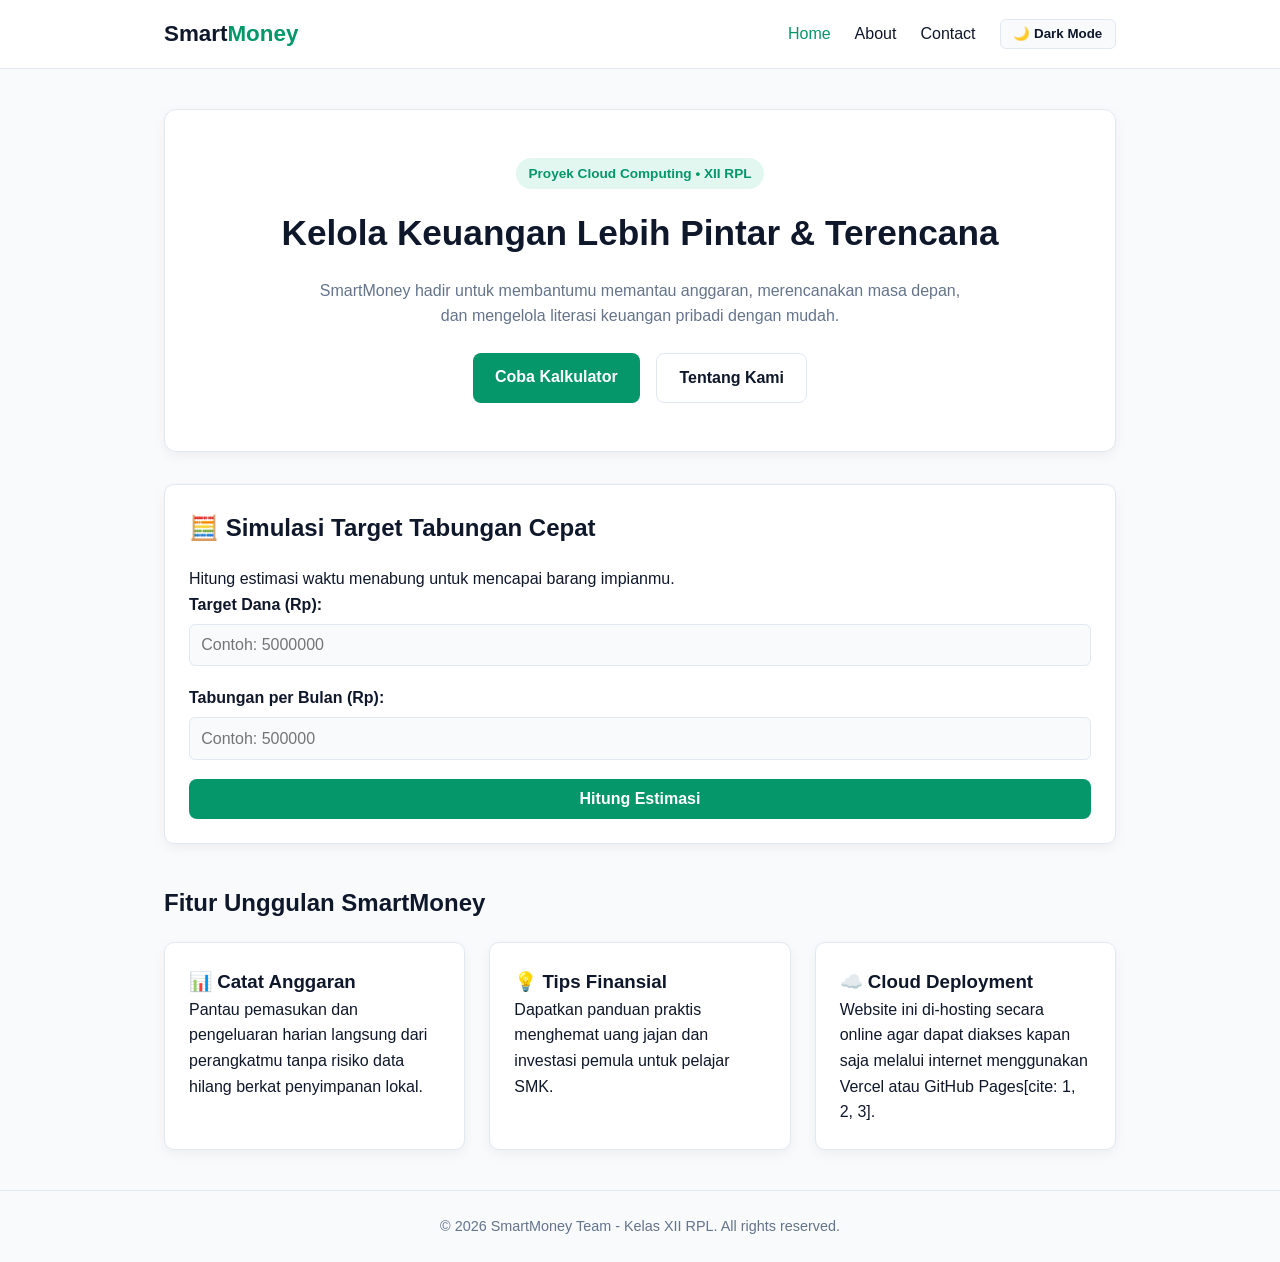
<file: index.html>
<!DOCTYPE html>
<html lang="id">
<head>
  <meta charset="UTF-8">
  <meta name="viewport" content="width=device-width, initial-scale=1.0">
  <title>SmartMoney - Solusi Keuangan Cerdas</title>
  <link rel="stylesheet" href="style.css">
</head>
<body>
  <header>
    <nav class="navbar">
      <a href="index.html" class="logo">Smart<span>Money</span></a>
      <button class="menu-toggle" id="menuToggle" aria-label="Buka Menu">☰</button>
      <ul class="nav-links" id="navLinks">
        <li><a href="index.html" class="active">Home</a></li>
        <li><a href="about.html">About</a></li>
        <li><a href="contact.html">Contact</a></li>
        <li><button id="themeToggle" class="btn-theme">🌙 Dark Mode</button></li>
      </ul>
    </nav>
  </header>

  <main class="container">
    <section class="hero">
      <span class="badge">Proyek Cloud Computing • XII RPL</span>
      <h1>Kelola Keuangan Lebih Pintar & Terencana</h1>
      <p>SmartMoney hadir untuk membantumu memantau anggaran, merencanakan masa depan, dan mengelola literasi keuangan pribadi dengan mudah.</p>
      <div class="hero-buttons">
        <a href="#kalkulator" class="btn-primary">Coba Kalkulator</a>
        <a href="about.html" class="btn-secondary">Tentang Kami</a>
      </div>
    </section>

    <!-- Fitur Interaktif DOM: Kalkulator Mini Tabungan -->
    <section id="kalkulator" class="card calculator-box">
      <h2>🧮 Simulasi Target Tabungan Cepat</h2>
      <p>Hitung estimasi waktu menabung untuk mencapai barang impianmu.</p>
      <div class="form-group">
        <label for="targetNominal">Target Dana (Rp):</label>
        <input type="number" id="targetNominal" placeholder="Contoh: 5000000">
      </div>
      <div class="form-group">
        <label for="tabunganBulanan">Tabungan per Bulan (Rp):</label>
        <input type="number" id="tabunganBulanan" placeholder="Contoh: 500000">
      </div>
      <button id="hitungBtn" class="btn-primary full-width">Hitung Estimasi</button>
      <div id="hasilSimulasi" class="saved-message" style="display: none; margin-top: 1rem;"></div>
    </section>

    <section class="projects" style="margin-top: 2.5rem;">
      <h2>Fitur Unggulan SmartMoney</h2>
      <div class="card-grid">
        <div class="card">
          <h3>📊 Catat Anggaran</h3>
          <p>Pantau pemasukan dan pengeluaran harian langsung dari perangkatmu tanpa risiko data hilang berkat penyimpanan lokal.</p>
        </div>
        <div class="card">
          <h3>💡 Tips Finansial</h3>
          <p>Dapatkan panduan praktis menghemat uang jajan dan investasi pemula untuk pelajar SMK.</p>
        </div>
        <div class="card">
          <h3>☁️ Cloud Deployment</h3>
          <p>Website ini di-hosting secara online agar dapat diakses kapan saja melalui internet menggunakan Vercel atau GitHub Pages[cite: 1, 2, 3].</p>
        </div>
      </div>
    </section>
  </main>

  <footer>
    <p>&copy; 2026 SmartMoney Team - Kelas XII RPL. All rights reserved.</p>
  </footer>

  <script src="script.js"></script>
</body>
</html>
</file>
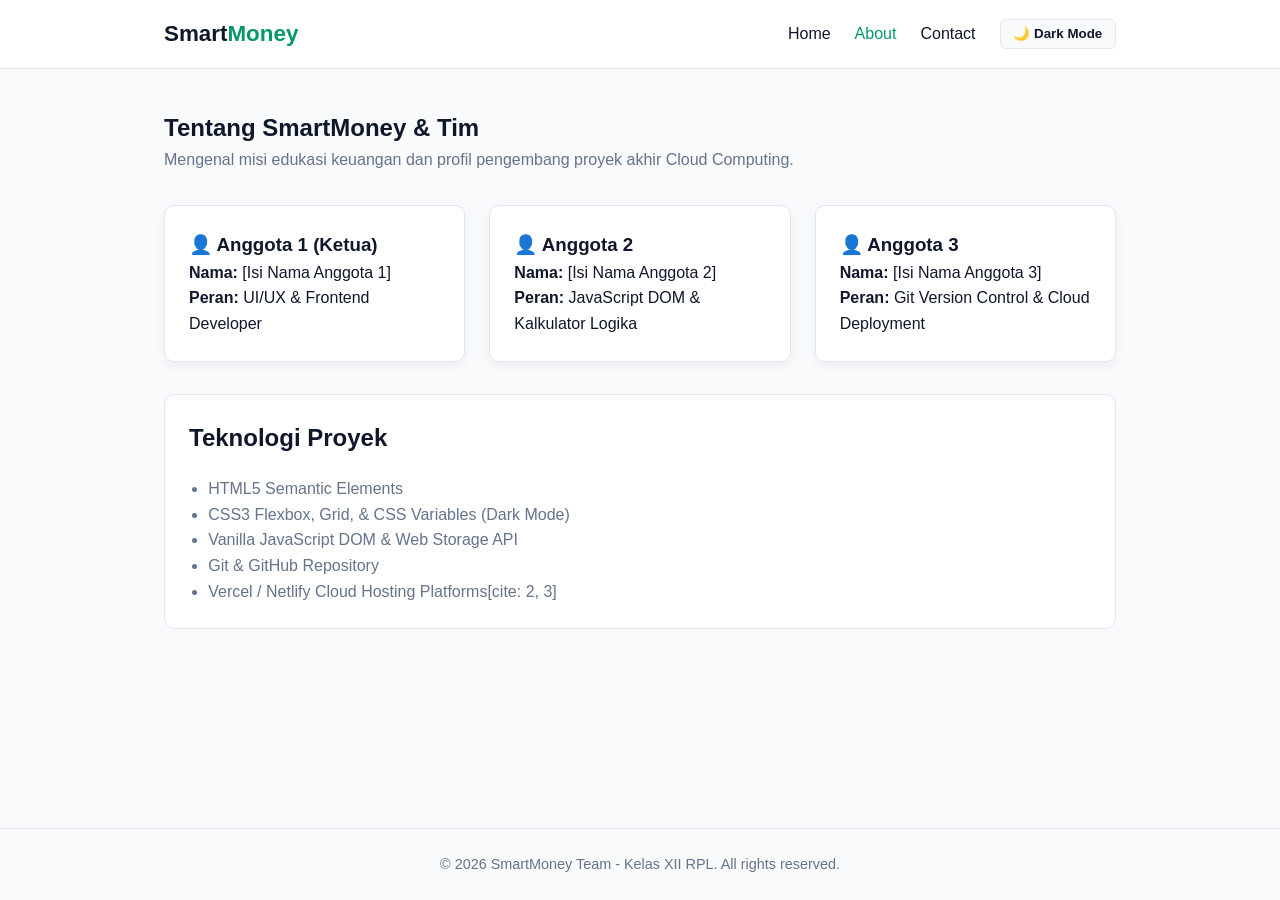
<file: about.html>
<!DOCTYPE html>
<html lang="id">
<head>
  <meta charset="UTF-8">
  <meta name="viewport" content="width=device-width, initial-scale=1.0">
  <title>About - SmartMoney</title>
  <link rel="stylesheet" href="style.css">
</head>
<body>
  <header>
    <nav class="navbar">
      <a href="index.html" class="logo">Smart<span>Money</span></a>
      <button class="menu-toggle" id="menuToggle" aria-label="Buka Menu">☰</button>
      <ul class="nav-links" id="navLinks">
        <li><a href="index.html">Home</a></li>
        <li><a href="about.html" class="active">About</a></li>
        <li><a href="contact.html">Contact</a></li>
        <li><button id="themeToggle" class="btn-theme">🌙 Dark Mode</button></li>
      </ul>
    </nav>
  </header>

  <main class="container">
    <section class="page-header">
      <h1>Tentang SmartMoney & Tim</h1>
      <p>Mengenal misi edukasi keuangan dan profil pengembang proyek akhir Cloud Computing.</p>
    </section>

    <section class="card-grid">
      <div class="card">
        <h3>👤 Anggota 1 (Ketua)</h3>
        <p><strong>Nama:</strong> [Isi Nama Anggota 1]</p>
        <p><strong>Peran:</strong> UI/UX & Frontend Developer</p>
      </div>
      <div class="card">
        <h3>👤 Anggota 2</h3>
        <p><strong>Nama:</strong> [Isi Nama Anggota 2]</p>
        <p><strong>Peran:</strong> JavaScript DOM & Kalkulator Logika</p>
      </div>
      <div class="card">
        <h3>👤 Anggota 3</h3>
        <p><strong>Nama:</strong> [Isi Nama Anggota 3]</p>
        <p><strong>Peran:</strong> Git Version Control & Cloud Deployment</p>
      </div>
    </section>

    <section class="skills-box" style="margin-top: 2rem;">
      <h2>Teknologi Proyek</h2>
      <ul class="skill-list">
        <li>HTML5 Semantic Elements</li>
        <li>CSS3 Flexbox, Grid, & CSS Variables (Dark Mode)</li>
        <li>Vanilla JavaScript DOM & Web Storage API</li>
        <li>Git & GitHub Repository</li>
        <li>Vercel / Netlify Cloud Hosting Platforms[cite: 2, 3]</li>
      </ul>
    </section>
  </main>

  <footer>
    <p>&copy; 2026 SmartMoney Team - Kelas XII RPL. All rights reserved.</p>
  </footer>

  <script src="script.js"></script>
</body>
</html>
</file>
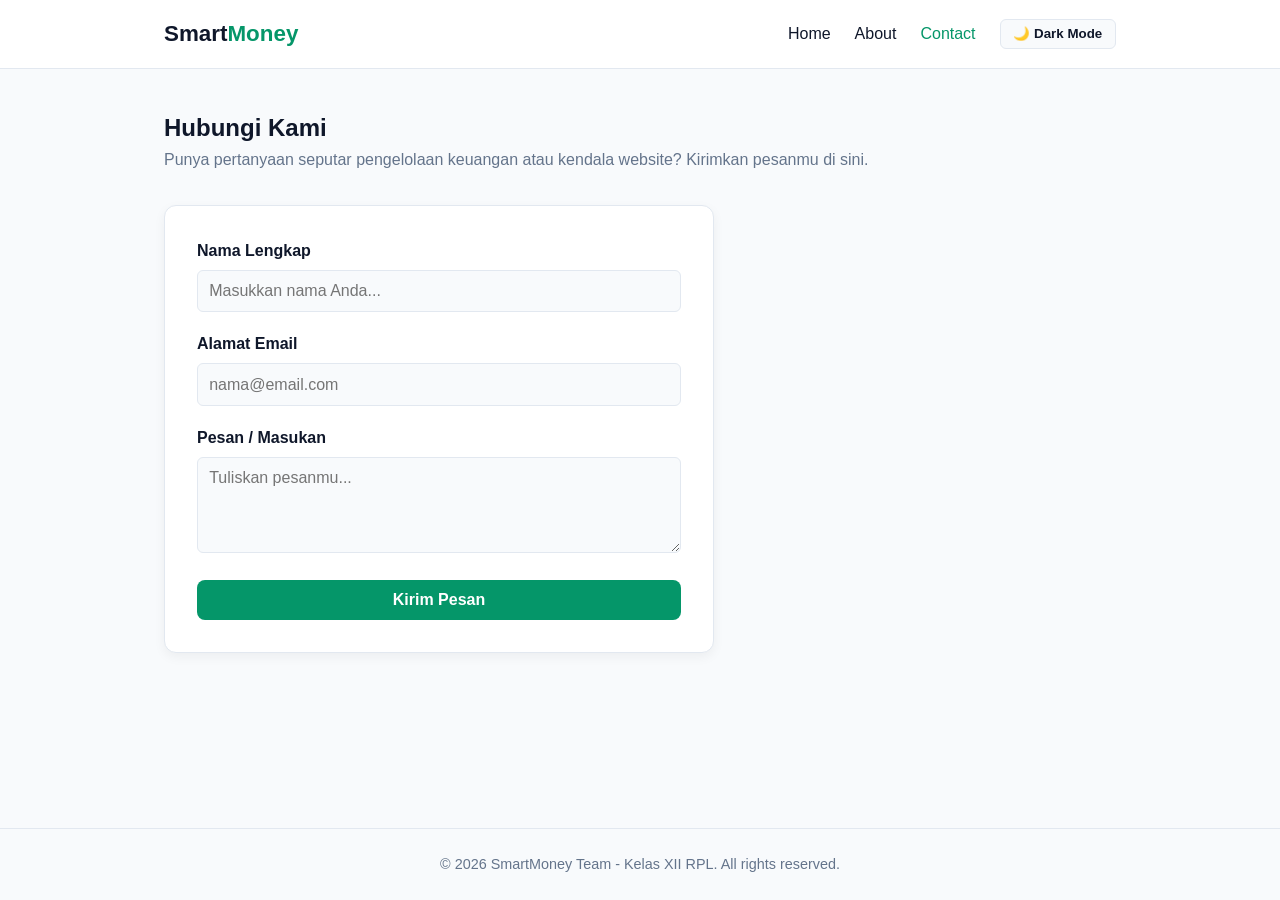
<file: contact.html>
<!DOCTYPE html>
<html lang="id">
<head>
  <meta charset="UTF-8">
  <meta name="viewport" content="width=device-width, initial-scale=1.0">
  <title>Contact - SmartMoney</title>
  <link rel="stylesheet" href="style.css">
</head>
<body>
  <header>
    <nav class="navbar">
      <a href="index.html" class="logo">Smart<span>Money</span></a>
      <button class="menu-toggle" id="menuToggle" aria-label="Buka Menu">☰</button>
      <ul class="nav-links" id="navLinks">
        <li><a href="index.html">Home</a></li>
        <li><a href="about.html">About</a></li>
        <li><a href="contact.html" class="active">Contact</a></li>
        <li><button id="themeToggle" class="btn-theme">🌙 Dark Mode</button></li>
      </ul>
    </nav>
  </header>

  <main class="container">
    <section class="page-header">
      <h1>Hubungi Kami</h1>
      <p>Punya pertanyaan seputar pengelolaan keuangan atau kendala website? Kirimkan pesanmu di sini.</p>
    </section>

    <section class="form-wrapper">
      <form id="contactForm" class="contact-form" novalidate>
        <div class="form-group">
          <label for="nama">Nama Lengkap</label>
          <input type="text" id="nama" placeholder="Masukkan nama Anda...">
        </div>

        <div class="form-group">
          <label for="email">Alamat Email</label>
          <input type="email" id="email" placeholder="nama@email.com">
        </div>

        <div class="form-group">
          <label for="pesan">Pesan / Masukan</label>
          <textarea id="pesan" rows="4" placeholder="Tuliskan pesanmu..."></textarea>
        </div>

        <button type="submit" class="btn-primary full-width">Kirim Pesan</button>
      </form>

      <div id="pesanTersimpan" class="saved-message" style="display: none;"></div>
    </section>
  </main>

  <footer>
    <p>&copy; 2026 SmartMoney Team - Kelas XII RPL. All rights reserved.</p>
  </footer>

  <script src="script.js"></script>
</body>
</html>
</file>
<file: style.css>
:root {
  --bg-color: #f8fafc;
  --surface-color: #ffffff;
  --text-color: #0f172a;
  --text-muted: #64748b;
  --primary-color: #059669; /* Nuansa Hijau Finansial / Uang */
  --primary-hover: #047857;
  --border-color: #e2e8f0;
  --shadow: 0 4px 12px rgba(0, 0, 0, 0.05);
}

body.dark-mode {
  --bg-color: #0f172a;
  --surface-color: #1e293b;
  --text-color: #f8fafc;
  --text-muted: #94a3b8;
  --primary-color: #10b981;
  --primary-hover: #34d399;
  --border-color: #334155;
  --shadow: 0 4px 12px rgba(0, 0, 0, 0.3);
}

* {
  box-sizing: border-box;
  margin: 0;
  padding: 0;
  font-family: 'Segoe UI', Tahoma, Geneva, Verdana, sans-serif;
}

body {
  background-color: var(--bg-color);
  color: var(--text-color);
  line-height: 1.6;
  transition: background-color 0.3s, color 0.3s;
  display: flex;
  flex-direction: column;
  min-height: 100vh;
}

/* Navbar */
header {
  background-color: var(--surface-color);
  border-bottom: 1px solid var(--border-color);
  position: sticky;
  top: 0;
  z-index: 100;
}

.navbar {
  max-width: 1000px;
  margin: 0 auto;
  padding: 1rem 1.5rem;
  display: flex;
  justify-content: space-between;
  align-items: center;
}

.logo {
  font-size: 1.4rem;
  font-weight: 700;
  text-decoration: none;
  color: var(--text-color);
}

.logo span {
  color: var(--primary-color);
}

.nav-links {
  list-style: none;
  display: flex;
  align-items: center;
  gap: 1.5rem;
}

.nav-links a {
  text-decoration: none;
  color: var(--text-color);
  font-weight: 500;
  transition: color 0.2s;
}

.nav-links a:hover,
.nav-links a.active {
  color: var(--primary-color);
}

.btn-theme {
  background: var(--bg-color);
  color: var(--text-color);
  border: 1px solid var(--border-color);
  padding: 0.4rem 0.8rem;
  border-radius: 6px;
  cursor: pointer;
  font-weight: 600;
}

.menu-toggle {
  display: none;
  background: none;
  border: none;
  font-size: 1.5rem;
  color: var(--text-color);
  cursor: pointer;
}

/* Layout & Container */
.container {
  max-width: 1000px;
  width: 100%;
  margin: 0 auto;
  padding: 2.5rem 1.5rem;
  flex: 1;
}

.hero {
  background: var(--surface-color);
  padding: 3rem 2rem;
  border-radius: 12px;
  box-shadow: var(--shadow);
  margin-bottom: 2rem;
  text-align: center;
  border: 1px solid var(--border-color);
}

.badge {
  display: inline-block;
  background: rgba(16, 185, 129, 0.12);
  color: var(--primary-color);
  padding: 0.3rem 0.8rem;
  border-radius: 999px;
  font-size: 0.85rem;
  font-weight: 600;
  margin-bottom: 1rem;
}

.hero h1 {
  font-size: 2.2rem;
  margin-bottom: 1rem;
}

.hero p {
  color: var(--text-muted);
  max-width: 650px;
  margin: 0 auto 1.5rem;
}

.hero-buttons {
  display: flex;
  gap: 1rem;
  justify-content: center;
  flex-wrap: wrap;
}

.btn-primary, .btn-secondary {
  padding: 0.7rem 1.4rem;
  border-radius: 8px;
  text-decoration: none;
  font-weight: 600;
  cursor: pointer;
  border: none;
  font-size: 1rem;
}

.btn-primary {
  background-color: var(--primary-color);
  color: #fff;
}

.btn-primary:hover {
  background-color: var(--primary-hover);
}

.btn-secondary {
  background-color: transparent;
  color: var(--text-color);
  border: 1px solid var(--border-color);
}

/* Cards & Grid */
h2 {
  margin-bottom: 1.2rem;
}

.card-grid {
  display: grid;
  grid-template-columns: repeat(auto-fit, minmax(260px, 1fr));
  gap: 1.5rem;
}

.card {
  background: var(--surface-color);
  padding: 1.5rem;
  border-radius: 10px;
  box-shadow: var(--shadow);
  border: 1px solid var(--border-color);
}

.calculator-box {
  max-width: 100%;
}

.page-header {
  margin-bottom: 2rem;
}

.page-header p {
  color: var(--text-muted);
}

.skills-box {
  background: var(--surface-color);
  padding: 1.5rem;
  border-radius: 10px;
  border: 1px solid var(--border-color);
}

.skill-list {
  padding-left: 1.2rem;
  color: var(--text-muted);
}

/* Form */
.form-wrapper {
  max-width: 550px;
  background: var(--surface-color);
  padding: 2rem;
  border-radius: 12px;
  box-shadow: var(--shadow);
  border: 1px solid var(--border-color);
}

.form-group {
  margin-bottom: 1.2rem;
}

.form-group label {
  display: block;
  margin-bottom: 0.4rem;
  font-weight: 600;
}

.form-group input,
.form-group textarea {
  width: 100%;
  padding: 0.7rem;
  border-radius: 6px;
  border: 1px solid var(--border-color);
  background: var(--bg-color);
  color: var(--text-color);
  font-size: 1rem;
}

.full-width {
  width: 100%;
}

.saved-message {
  margin-top: 1.2rem;
  padding: 1rem;
  border-radius: 8px;
  background: rgba(16, 185, 129, 0.1);
  border-left: 4px solid var(--primary-color);
}

footer {
  text-align: center;
  padding: 1.5rem;
  border-top: 1px solid var(--border-color);
  color: var(--text-muted);
  font-size: 0.9rem;
}

/* Responsif untuk Layar HP */
@media (max-width: 768px) {
  .menu-toggle {
    display: block;
  }

  .nav-links {
    display: none;
    flex-direction: column;
    position: absolute;
    top: 64px;
    left: 0;
    right: 0;
    background: var(--surface-color);
    padding: 1.5rem;
    border-bottom: 1px solid var(--border-color);
  }

  .nav-links.show {
    display: flex;
  }

  .hero h1 {
    font-size: 1.6rem;
  }
}
</file>
